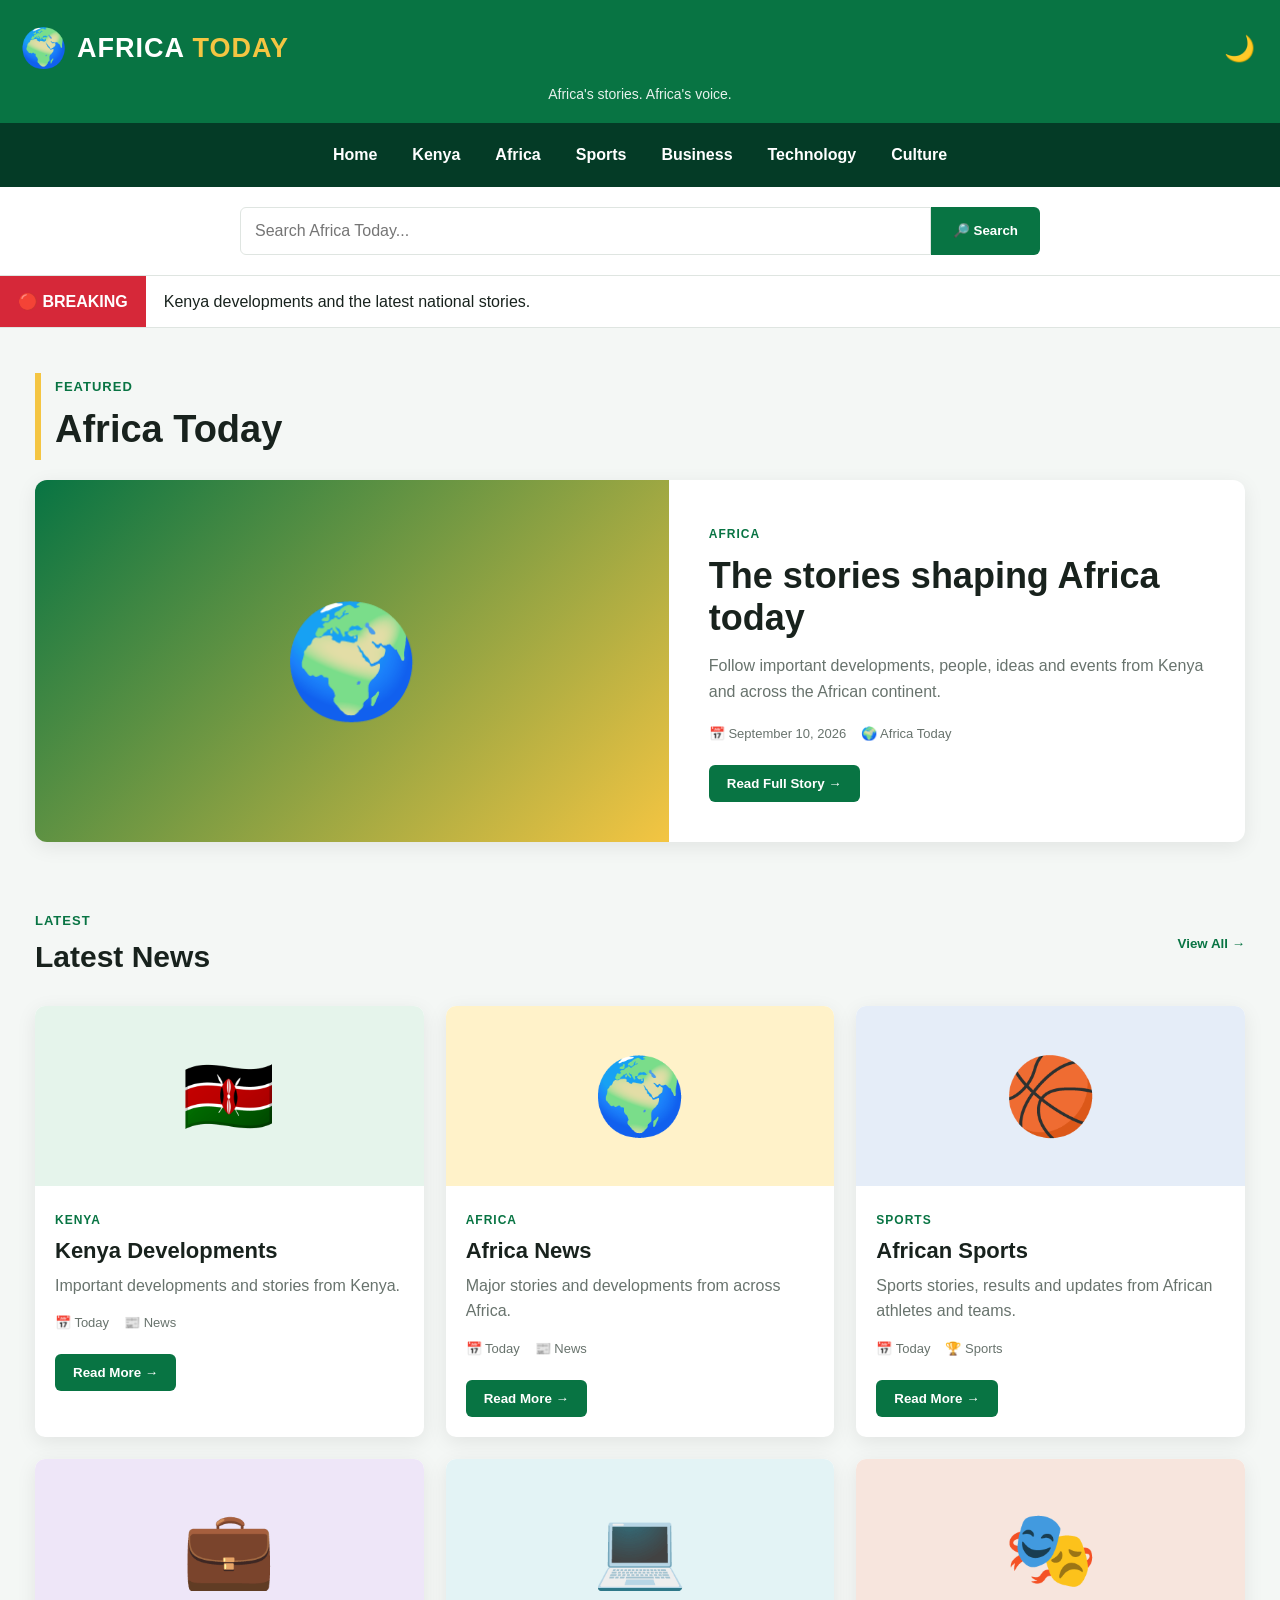
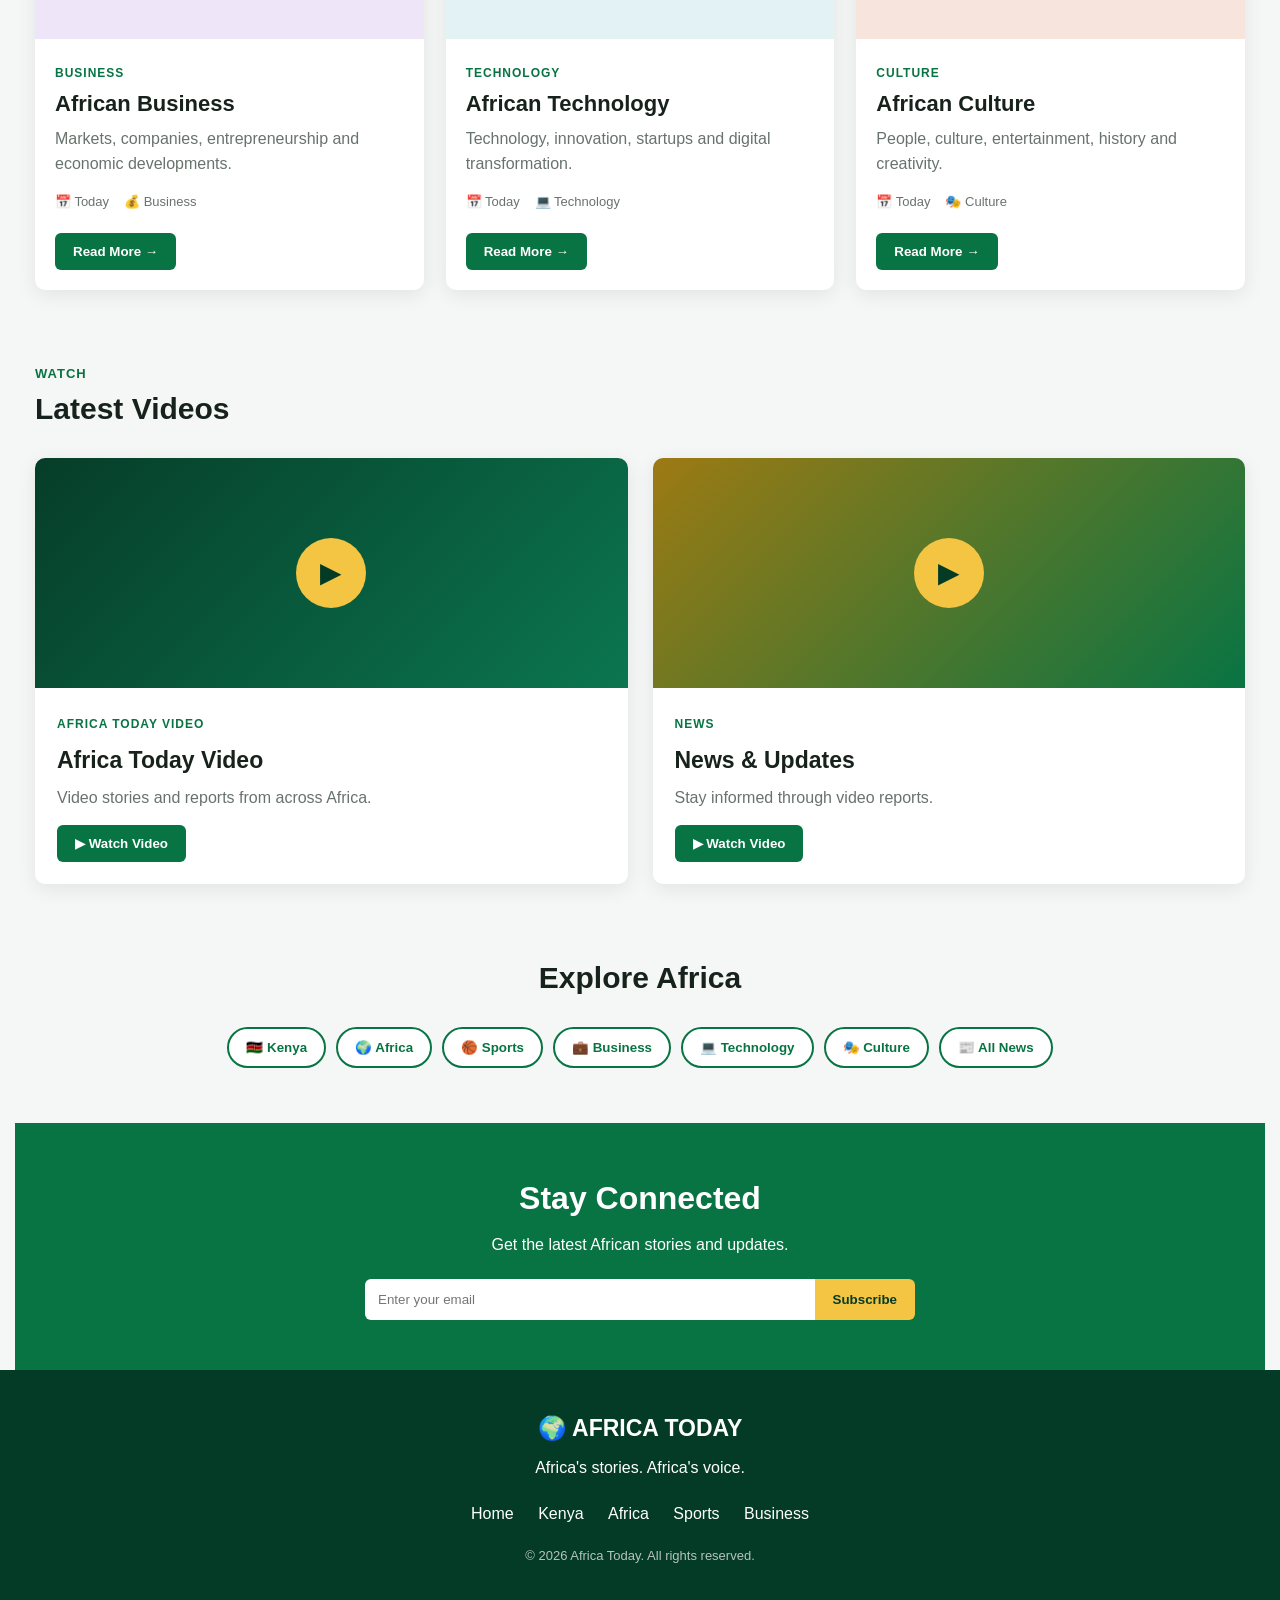
<file: index.html>
<!DOCTYPE html>
<html lang="en">
<head>
    <meta charset="UTF-8">
    <meta name="viewport" content="width=device-width, initial-scale=1.0">

    <title>Africa Today | News Across Africa</title>

    <meta name="description"
          content="Africa Today — breaking news, Kenya news, African news, sports, business and technology.">

    <link rel="stylesheet" href="style.css">
</head>

<body>

    <!-- TOP HEADER -->
    <header class="site-header">

        <div class="top-bar">

            <button class="menu-btn" onclick="toggleMenu()">
                ☰
            </button>

            <a class="logo" href="index.html">
                <span class="logo-globe">🌍</span>
                <span>
                    AFRICA
                    <strong>TODAY</strong>
                </span>
            </a>

            <button class="dark-btn" onclick="toggleDarkMode()">
                🌙
            </button>

        </div>

        <p class="tagline">
            Africa's stories. Africa's voice.
        </p>

    </header>


    <!-- NAVIGATION -->
    <nav class="navbar" id="mainNav">

        <a href="index.html">Home</a>
        <a href="#kenya">Kenya</a>
        <a href="#africa">Africa</a>
        <a href="#sports">Sports</a>
        <a href="#business">Business</a>
        <a href="#technology">Technology</a>
        <a href="#culture">Culture</a>

    </nav>


    <!-- SEARCH -->
    <section class="search-area">

        <div class="search-box">

            <input
                type="search"
                id="searchInput"
                placeholder="Search Africa Today..."
                onkeyup="searchNews()"
            >

            <button onclick="searchNews()">
                🔎 Search
            </button>

        </div>

    </section>


    <!-- BREAKING NEWS -->
    <section class="breaking-news">

        <div class="breaking-label">
            🔴 BREAKING
        </div>

        <div id="breakingText">
            Welcome to Africa Today — bringing you stories from across Africa.
        </div>

    </section>


    <main>


        <!-- HERO / FEATURED STORY -->
        <section class="featured-section">

            <div class="section-title">

                <span>FEATURED</span>

                <h1>
                    Africa Today
                </h1>

            </div>


            <article class="featured-card">

                <div class="featured-image">
                    🌍
                </div>

                <div class="featured-content">

                    <span class="category">
                        AFRICA
                    </span>

                    <h2>
                        The stories shaping Africa today
                    </h2>

                    <p>
                        Follow important developments, people,
                        ideas and events from Kenya and across
                        the African continent.
                    </p>

                    <div class="article-meta">
                        <span>📅 September 10, 2026</span>
                        <span>🌍 Africa Today</span>
                    </div>

                    <button onclick="openStory('featured')">
                        Read Full Story →
                    </button>

                </div>

            </article>

        </section>


        <!-- LATEST NEWS -->
        <section class="news-section">

            <div class="section-heading">

                <div>
                    <span>LATEST</span>
                    <h2>Latest News</h2>
                </div>

                <button onclick="showAllNews()">
                    View All →
                </button>

            </div>


            <div class="news-grid" id="newsGrid">


                <!-- NEWS 1 -->
                <article
                    class="news-card"
                    data-title="Kenya developments"
                    data-category="kenya"
                >

                    <div class="news-image kenya">
                        🇰🇪
                    </div>

                    <div class="news-content">

                        <span class="category">
                            KENYA
                        </span>

                        <h3>
                            Kenya Developments
                        </h3>

                        <p>
                            Important developments and stories
                            from Kenya.
                        </p>

                        <div class="article-meta">
                            <span>📅 Today</span>
                            <span>📰 News</span>
                        </div>

                        <button onclick="openStory('kenya')">
                            Read More →
                        </button>

                    </div>

                </article>


                <!-- NEWS 2 -->
                <article
                    class="news-card"
                    data-title="Africa news"
                    data-category="africa"
                >

                    <div class="news-image africa">
                        🌍
                    </div>

                    <div class="news-content">

                        <span class="category">
                            AFRICA
                        </span>

                        <h3>
                            Africa News
                        </h3>

                        <p>
                            Major stories and developments
                            from across Africa.
                        </p>

                        <div class="article-meta">
                            <span>📅 Today</span>
                            <span>📰 News</span>
                        </div>

                        <button onclick="openStory('africa')">
                            Read More →
                        </button>

                    </div>

                </article>


                <!-- NEWS 3 -->
                <article
                    class="news-card"
                    data-title="African sports"
                    data-category="sports"
                >

                    <div class="news-image sports">
                        🏀
                    </div>

                    <div class="news-content">

                        <span class="category">
                            SPORTS
                        </span>

                        <h3>
                            African Sports
                        </h3>

                        <p>
                            Sports stories, results and updates
                            from African athletes and teams.
                        </p>

                        <div class="article-meta">
                            <span>📅 Today</span>
                            <span>🏆 Sports</span>
                        </div>

                        <button onclick="openStory('sports')">
                            Read More →
                        </button>

                    </div>

                </article>


                <!-- NEWS 4 -->
                <article
                    class="news-card"
                    data-title="African business"
                    data-category="business"
                >

                    <div class="news-image business">
                        💼
                    </div>

                    <div class="news-content">

                        <span class="category">
                            BUSINESS
                        </span>

                        <h3>
                            African Business
                        </h3>

                        <p>
                            Markets, companies, entrepreneurship
                            and economic developments.
                        </p>

                        <div class="article-meta">
                            <span>📅 Today</span>
                            <span>💰 Business</span>
                        </div>

                        <button onclick="openStory('business')">
                            Read More →
                        </button>

                    </div>

                </article>


                <!-- NEWS 5 -->
                <article
                    class="news-card"
                    data-title="African technology"
                    data-category="technology"
                >

                    <div class="news-image technology">
                        💻
                    </div>

                    <div class="news-content">

                        <span class="category">
                            TECHNOLOGY
                        </span>

                        <h3>
                            African Technology
                        </h3>

                        <p>
                            Technology, innovation, startups
                            and digital transformation.
                        </p>

                        <div class="article-meta">
                            <span>📅 Today</span>
                            <span>💻 Technology</span>
                        </div>

                        <button onclick="openStory('technology')">
                            Read More →
                        </button>

                    </div>

                </article>


                <!-- NEWS 6 -->
                <article
                    class="news-card"
                    data-title="African culture"
                    data-category="culture"
                >

                    <div class="news-image culture">
                        🎭
                    </div>

                    <div class="news-content">

                        <span class="category">
                            CULTURE
                        </span>

                        <h3>
                            African Culture
                        </h3>

                        <p>
                            People, culture, entertainment,
                            history and creativity.
                        </p>

                        <div class="article-meta">
                            <span>📅 Today</span>
                            <span>🎭 Culture</span>
                        </div>

                        <button onclick="openStory('culture')">
                            Read More →
                        </button>

                    </div>

                </article>

            </div>

            <p id="noResults" class="no-results">
                No stories found.
            </p>

        </section>


        <!-- VIDEO SECTION -->
        <section class="video-section">

            <div class="section-heading">

                <div>
                    <span>WATCH</span>
                    <h2>Latest Videos</h2>
                </div>

            </div>


            <div class="video-grid">

                <article class="video-card">

                    <div class="video-placeholder">

                        <span>▶</span>

                    </div>

                    <div class="video-content">

                        <span class="category">
                            AFRICA TODAY VIDEO
                        </span>

                        <h3>
                            Africa Today Video
                        </h3>

                        <p>
                            Video stories and reports from across Africa.
                        </p>

                        <button onclick="playVideo()">
                            ▶ Watch Video
                        </button>

                    </div>

                </article>


                <article class="video-card">

                    <div class="video-placeholder second-video">

                        <span>▶</span>

                    </div>

                    <div class="video-content">

                        <span class="category">
                            NEWS
                        </span>

                        <h3>
                            News & Updates
                        </h3>

                        <p>
                            Stay informed through video reports.
                        </p>

                        <button onclick="playVideo()">
                            ▶ Watch Video
                        </button>

                    </div>

                </article>

            </div>

        </section>


        <!-- CATEGORY SECTION -->
        <section class="categories">

            <h2>
                Explore Africa
            </h2>

            <div class="category-buttons">

                <button onclick="filterCategory('kenya')">
                    🇰🇪 Kenya
                </button>

                <button onclick="filterCategory('africa')">
                    🌍 Africa
                </button>

                <button onclick="filterCategory('sports')">
                    🏀 Sports
                </button>

                <button onclick="filterCategory('business')">
                    💼 Business
                </button>

                <button onclick="filterCategory('technology')">
                    💻 Technology
                </button>

                <button onclick="filterCategory('culture')">
                    🎭 Culture
                </button>

                <button onclick="showAllNews()">
                    📰 All News
                </button>

            </div>

        </section>


        <!-- NEWSLETTER -->
        <section class="newsletter">

            <h2>
                Stay Connected
            </h2>

            <p>
                Get the latest African stories and updates.
            </p>

            <div class="subscribe-box">

                <input
                    type="email"
                    id="emailInput"
                    placeholder="Enter your email"
                >

                <button onclick="subscribe()">
                    Subscribe
                </button>

            </div>

        </section>


    </main>


    <!-- FOOTER -->
    <footer>

        <div class="footer-logo">
            🌍 AFRICA TODAY
        </div>

        <p>
            Africa's stories. Africa's voice.
        </p>

        <div class="footer-links">

            <a href="index.html">Home</a>
            <a href="#kenya">Kenya</a>
            <a href="#africa">Africa</a>
            <a href="#sports">Sports</a>
            <a href="#business">Business</a>

        </div>

        <p class="copyright">
            © 2026 Africa Today. All rights reserved.
        </p>

    </footer>


    <!-- JAVASCRIPT -->
    <script src="script.js"></script>

</body>
                </html>
</file>
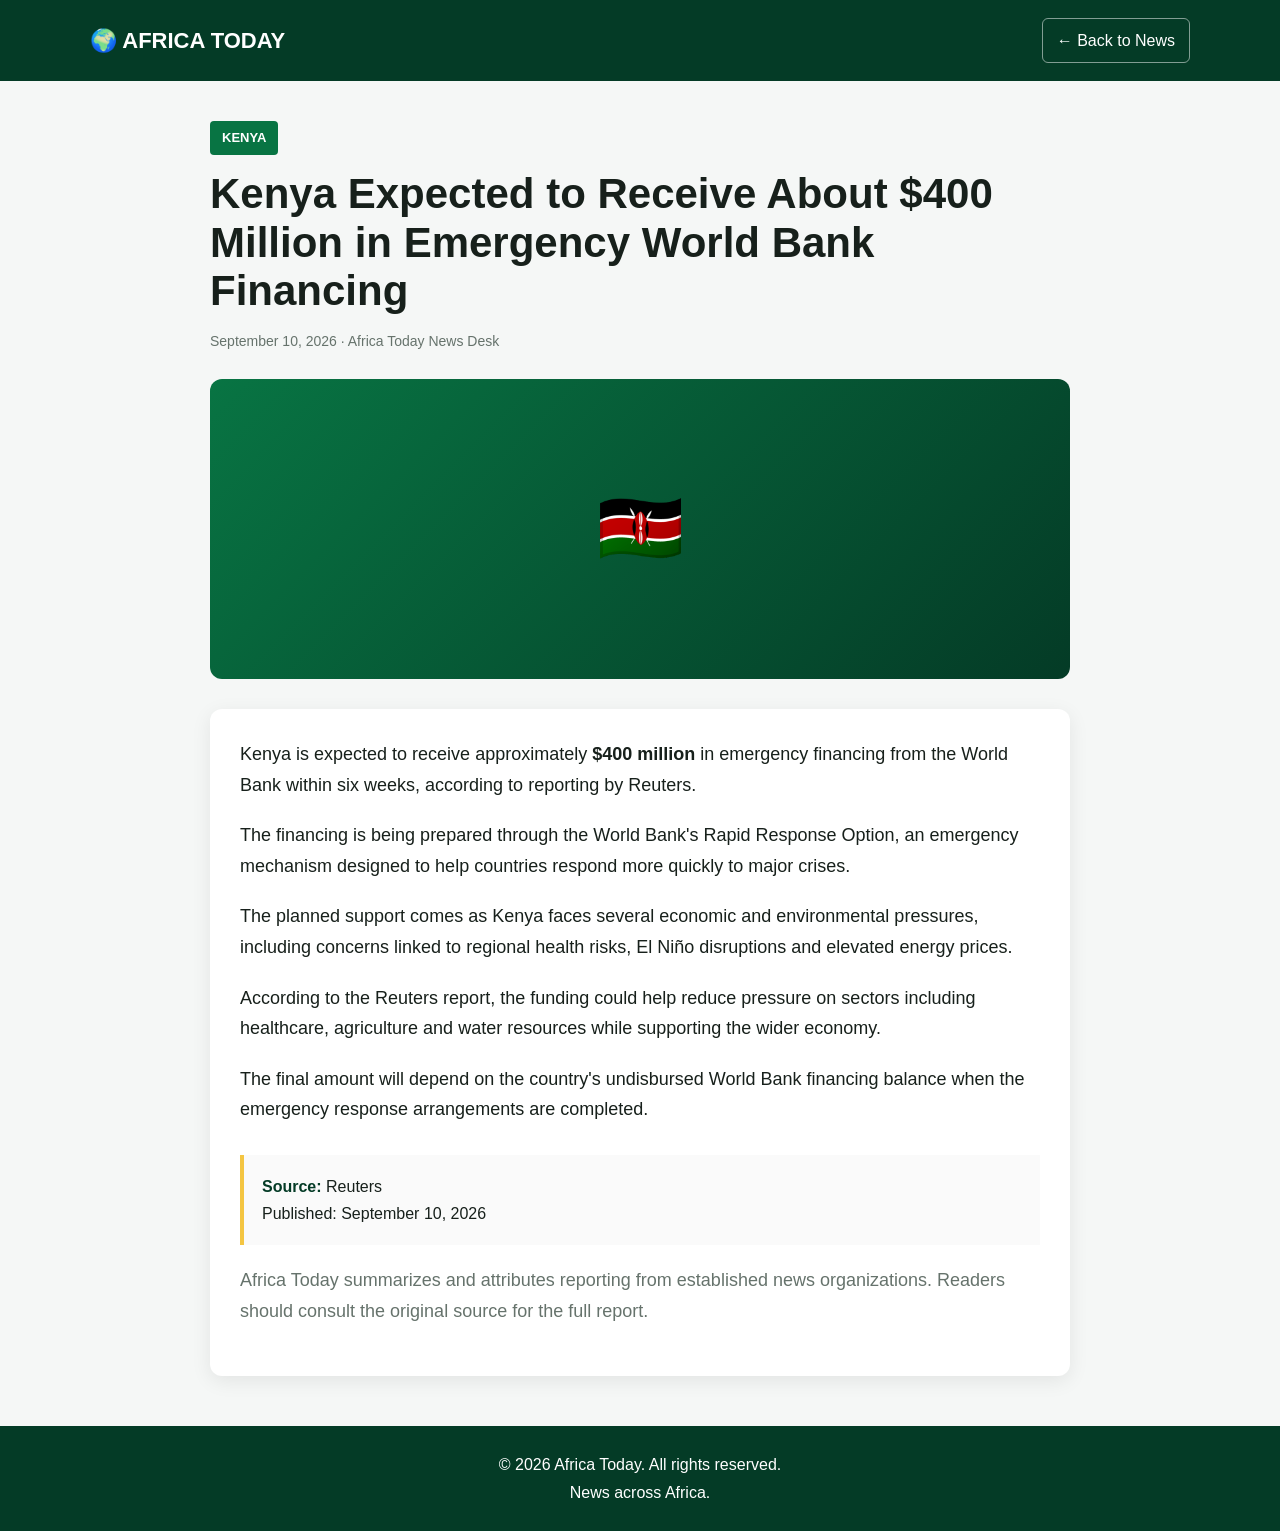
<file: articles/kenya-developments.html>
<!DOCTYPE html>
<html lang="en">
<head>
    <meta charset="UTF-8">
    <meta name="viewport" content="width=device-width, initial-scale=1.0">

    <title>Kenya Expected to Receive $400 Million Emergency Financing | Africa Today</title>

    <style>
        * {
            box-sizing: border-box;
            margin: 0;
            padding: 0;
        }

        body {
            font-family: Arial, sans-serif;
            background: #f5f7f6;
            color: #17201b;
            line-height: 1.7;
        }

        header {
            background: #043b26;
            color: white;
            padding: 18px 20px;
            position: sticky;
            top: 0;
            z-index: 10;
        }

        .header-inner {
            max-width: 1100px;
            margin: auto;
            display: flex;
            align-items: center;
            justify-content: space-between;
        }

        .logo {
            font-size: 22px;
            font-weight: bold;
        }

        .back-btn {
            color: white;
            text-decoration: none;
            border: 1px solid rgba(255,255,255,0.5);
            padding: 8px 14px;
            border-radius: 6px;
        }

        .back-btn:hover {
            background: white;
            color: #043b26;
        }

        main {
            max-width: 900px;
            margin: 40px auto;
            padding: 0 20px;
        }

        .category {
            display: inline-block;
            background: #087443;
            color: white;
            padding: 6px 12px;
            border-radius: 4px;
            font-size: 13px;
            font-weight: bold;
            margin-bottom: 15px;
        }

        h1 {
            font-size: 42px;
            line-height: 1.15;
            margin-bottom: 15px;
        }

        .meta {
            color: #66736c;
            margin-bottom: 25px;
            font-size: 14px;
        }

        .hero {
            width: 100%;
            min-height: 300px;
            background: linear-gradient(
                135deg,
                #087443,
                #043b26
            );
            border-radius: 12px;
            display: flex;
            align-items: center;
            justify-content: center;
            color: white;
            font-size: 70px;
            margin-bottom: 30px;
        }

        .article {
            background: white;
            padding: 30px;
            border-radius: 12px;
            box-shadow: 0 5px 20px rgba(0,0,0,0.08);
        }

        .article p {
            margin-bottom: 20px;
            font-size: 18px;
        }

        .source {
            margin-top: 30px;
            padding: 18px;
            border-left: 4px solid #f4c542;
            background: #fafafa;
        }

        .source strong {
            color: #043b26;
        }

        .disclaimer {
            margin-top: 20px;
            font-size: 13px;
            color: #66736c;
        }

        footer {
            background: #043b26;
            color: white;
            text-align: center;
            padding: 25px 15px;
            margin-top: 50px;
        }

        @media (max-width: 600px) {
            h1 {
                font-size: 30px;
            }

            .article {
                padding: 20px;
            }

            .article p {
                font-size: 17px;
            }

            .hero {
                min-height: 220px;
                font-size: 55px;
            }
        }
    </style>
</head>

<body>

<header>
    <div class="header-inner">
        <div class="logo">🌍 AFRICA TODAY</div>

        <a class="back-btn" href="../index.html">
            ← Back to News
        </a>
    </div>
</header>

<main>

    <span class="category">KENYA</span>

    <h1>
        Kenya Expected to Receive About $400 Million in Emergency World Bank Financing
    </h1>

    <div class="meta">
        September 10, 2026 · Africa Today News Desk
    </div>

    <div class="hero">
        🇰🇪
    </div>

    <article class="article">

        <p>
            Kenya is expected to receive approximately
            <strong>$400 million</strong> in emergency financing
            from the World Bank within six weeks, according to
            reporting by Reuters.
        </p>

        <p>
            The financing is being prepared through the World
            Bank's Rapid Response Option, an emergency mechanism
            designed to help countries respond more quickly to
            major crises.
        </p>

        <p>
            The planned support comes as Kenya faces several
            economic and environmental pressures, including
            concerns linked to regional health risks, El Niño
            disruptions and elevated energy prices.
        </p>

        <p>
            According to the Reuters report, the funding could
            help reduce pressure on sectors including healthcare,
            agriculture and water resources while supporting the
            wider economy.
        </p>

        <p>
            The final amount will depend on the country's
            undisbursed World Bank financing balance when the
            emergency response arrangements are completed.
        </p>

        <div class="source">
            <strong>Source:</strong> Reuters
            <br>
            Published: September 10, 2026
        </div>

        <p class="disclaimer">
            Africa Today summarizes and attributes reporting from
            established news organizations. Readers should consult
            the original source for the full report.
        </p>

    </article>

</main>

<footer>
    <p>© 2026 Africa Today. All rights reserved.</p>
    <p>News across Africa.</p>
</footer>

</body>
  </html>
</file>
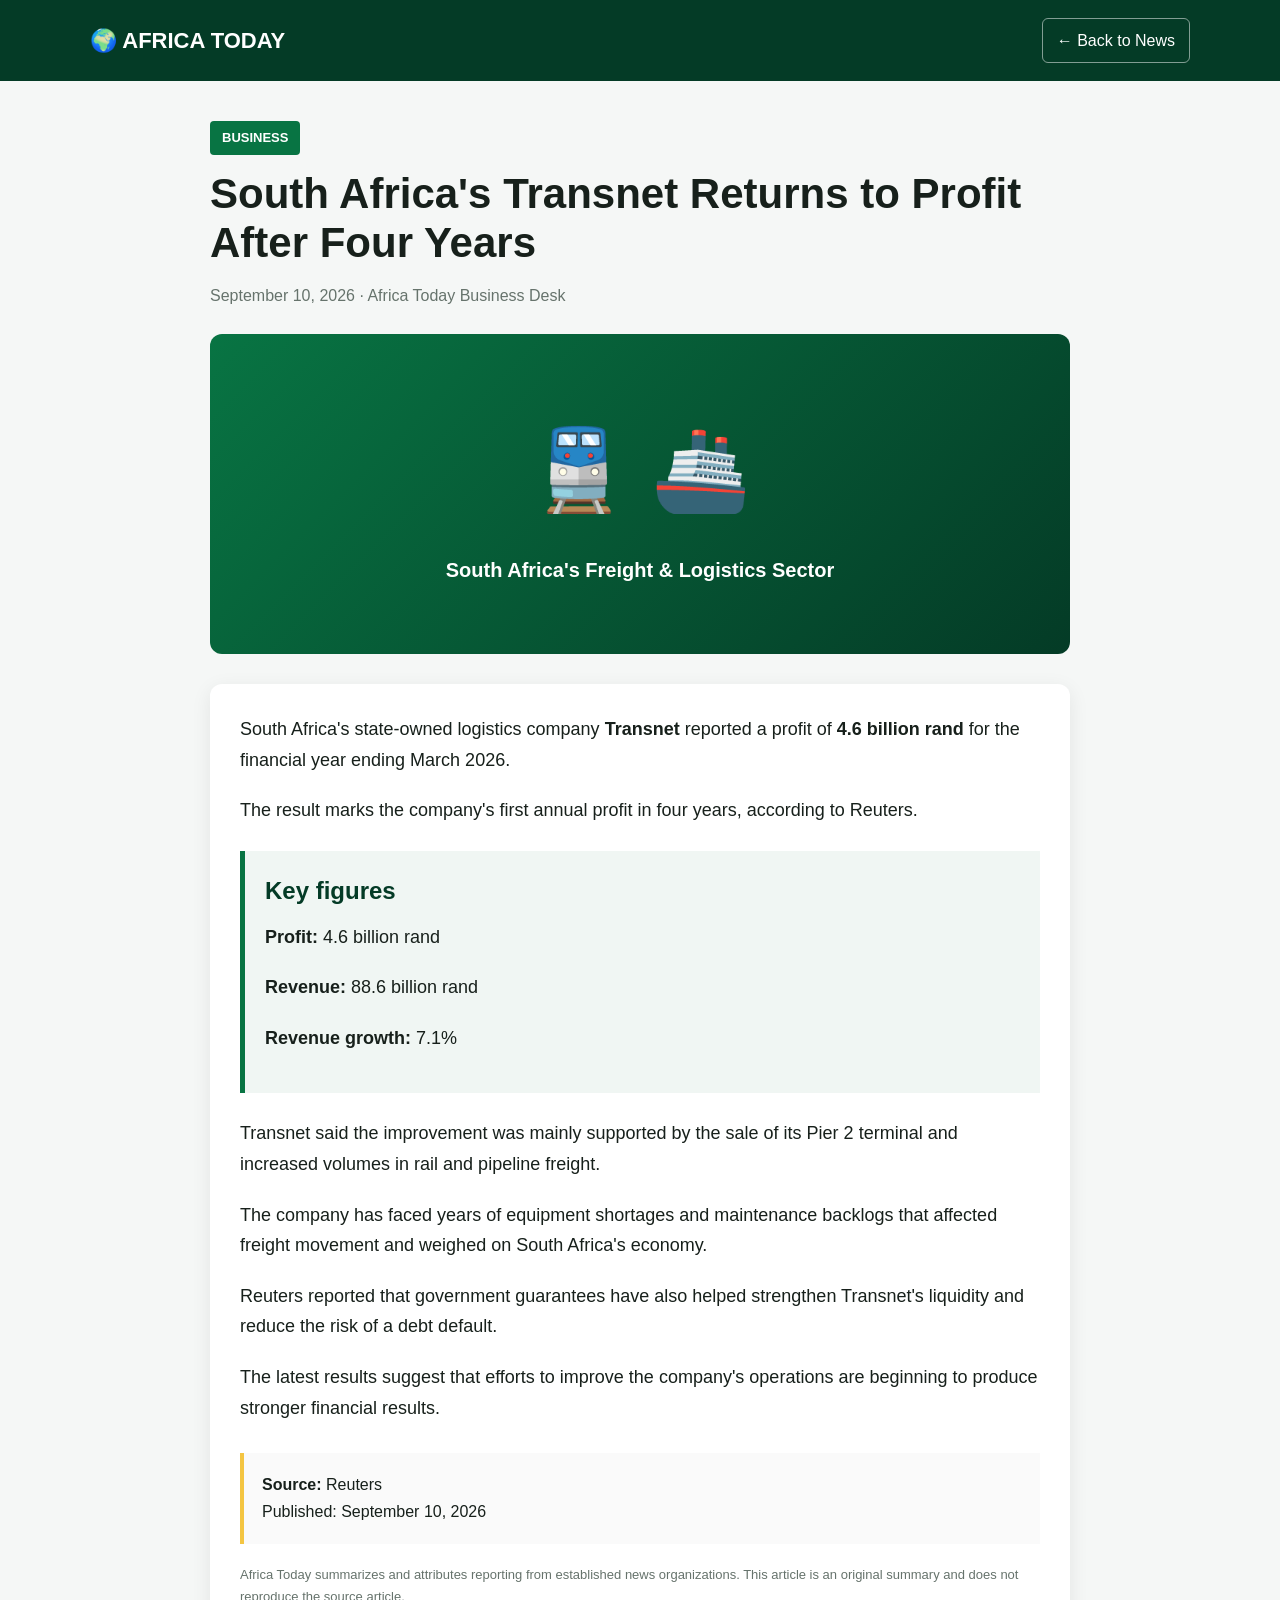
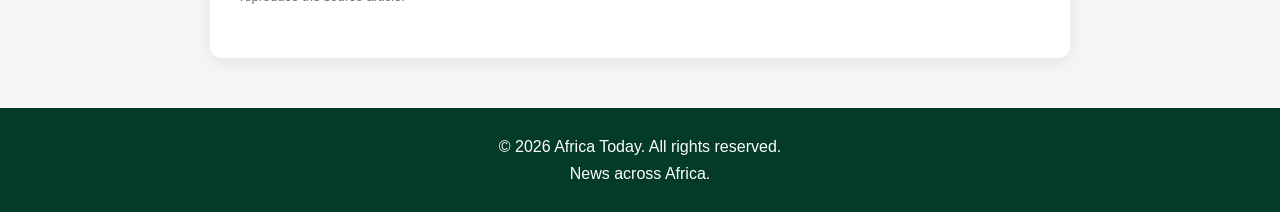
<file: articles/articles/transnet-profit.html>
<!DOCTYPE html>
<html lang="en">
<head>
    <meta charset="UTF-8">
    <meta name="viewport" content="width=device-width, initial-scale=1.0">

    <title>Transnet Returns to Profit | Africa Today</title>

    <style>
        * {
            box-sizing: border-box;
            margin: 0;
            padding: 0;
        }

        body {
            font-family: Arial, sans-serif;
            background: #f5f7f6;
            color: #17201b;
            line-height: 1.7;
        }

        header {
            background: #043b26;
            color: white;
            padding: 18px 20px;
        }

        .header-inner {
            max-width: 1100px;
            margin: auto;
            display: flex;
            align-items: center;
            justify-content: space-between;
        }

        .logo {
            font-size: 22px;
            font-weight: bold;
        }

        .back-btn {
            color: white;
            text-decoration: none;
            border: 1px solid rgba(255,255,255,0.5);
            padding: 8px 14px;
            border-radius: 6px;
        }

        main {
            max-width: 900px;
            margin: 40px auto;
            padding: 0 20px;
        }

        .category {
            display: inline-block;
            background: #087443;
            color: white;
            padding: 6px 12px;
            border-radius: 4px;
            font-size: 13px;
            font-weight: bold;
            margin-bottom: 15px;
        }

        h1 {
            font-size: 42px;
            line-height: 1.15;
            margin-bottom: 15px;
        }

        .meta {
            color: #66736c;
            margin-bottom: 25px;
        }

        .visual {
            min-height: 320px;
            border-radius: 12px;
            background:
                linear-gradient(135deg, #087443, #043b26);
            color: white;
            display: flex;
            align-items: center;
            justify-content: center;
            text-align: center;
            padding: 30px;
            margin-bottom: 30px;
        }

        .visual-content {
            font-size: 80px;
        }

        .visual-content p {
            font-size: 20px;
            margin-top: 15px;
            font-weight: bold;
        }

        .article {
            background: white;
            padding: 30px;
            border-radius: 12px;
            box-shadow: 0 5px 20px rgba(0,0,0,0.08);
        }

        .article p {
            margin-bottom: 20px;
            font-size: 18px;
        }

        .facts {
            background: #f0f6f3;
            border-left: 5px solid #087443;
            padding: 20px;
            margin: 25px 0;
        }

        .facts h2 {
            margin-bottom: 10px;
            color: #043b26;
        }

        .source {
            margin-top: 30px;
            padding: 18px;
            border-left: 4px solid #f4c542;
            background: #fafafa;
        }

        .disclaimer {
            margin-top: 20px;
            font-size: 13px !important;
            color: #66736c;
        }

        footer {
            background: #043b26;
            color: white;
            text-align: center;
            padding: 25px 15px;
            margin-top: 50px;
        }

        @media (max-width: 600px) {
            h1 {
                font-size: 30px;
            }

            .article {
                padding: 20px;
            }

            .article p {
                font-size: 17px;
            }

            .visual {
                min-height: 240px;
            }

            .visual-content {
                font-size: 60px;
            }
        }
    </style>
</head>

<body>

<header>
    <div class="header-inner">

        <div class="logo">
            🌍 AFRICA TODAY
        </div>

        <a class="back-btn" href="../index.html">
            ← Back to News
        </a>

    </div>
</header>

<main>

    <span class="category">BUSINESS</span>

    <h1>
        South Africa's Transnet Returns to Profit After Four Years
    </h1>

    <div class="meta">
        September 10, 2026 · Africa Today Business Desk
    </div>

    <div class="visual">
        <div class="visual-content">
            🚆 🚢
            <p>
                South Africa's Freight & Logistics Sector
            </p>
        </div>
    </div>

    <article class="article">

        <p>
            South Africa's state-owned logistics company
            <strong>Transnet</strong> reported a profit of
            <strong>4.6 billion rand</strong> for the financial
            year ending March 2026.
        </p>

        <p>
            The result marks the company's first annual profit
            in four years, according to Reuters.
        </p>

        <div class="facts">

            <h2>Key figures</h2>

            <p>
                <strong>Profit:</strong> 4.6 billion rand
            </p>

            <p>
                <strong>Revenue:</strong> 88.6 billion rand
            </p>

            <p>
                <strong>Revenue growth:</strong> 7.1%
            </p>

        </div>

        <p>
            Transnet said the improvement was mainly supported
            by the sale of its Pier 2 terminal and increased
            volumes in rail and pipeline freight.
        </p>

        <p>
            The company has faced years of equipment shortages
            and maintenance backlogs that affected freight
            movement and weighed on South Africa's economy.
        </p>

        <p>
            Reuters reported that government guarantees have
            also helped strengthen Transnet's liquidity and
            reduce the risk of a debt default.
        </p>

        <p>
            The latest results suggest that efforts to improve
            the company's operations are beginning to produce
            stronger financial results.
        </p>

        <div class="source">

            <strong>Source:</strong> Reuters

            <br>

            Published: September 10, 2026

        </div>

        <p class="disclaimer">
            Africa Today summarizes and attributes reporting
            from established news organizations. This article
            is an original summary and does not reproduce the
            source article.
        </p>

    </article>

</main>

<footer>

    <p>© 2026 Africa Today. All rights reserved.</p>

    <p>News across Africa.</p>

</footer>

</body>
              </html>
</file>
<file: style.css>
/* =========================================
   AFRICA TODAY — PROFESSIONAL NEWS DESIGN
   ========================================= */

* {
    margin: 0;
    padding: 0;
    box-sizing: border-box;
}

:root {
    --green: #087443;
    --dark-green: #043b26;
    --gold: #f4c542;
    --red: #d62839;
    --white: #ffffff;
    --light: #f4f7f5;
    --text: #18221d;
    --muted: #68736d;
    --border: #dfe5e1;
    --shadow: 0 5px 20px rgba(0, 0, 0, 0.08);
}

html {
    scroll-behavior: smooth;
}

body {
    font-family: Arial, Helvetica, sans-serif;
    background: var(--light);
    color: var(--text);
    line-height: 1.6;
    transition: 0.3s;
}


/* =========================================
   HEADER
   ========================================= */

.site-header {
    background: var(--green);
    color: var(--white);
    padding: 18px 20px;
}

.top-bar {
    max-width: 1250px;
    margin: auto;
    display: flex;
    align-items: center;
    justify-content: space-between;
}

.logo {
    display: flex;
    align-items: center;
    gap: 9px;
    color: white;
    text-decoration: none;
    font-size: 27px;
    font-weight: 900;
    letter-spacing: 1px;
}

.logo-globe {
    font-size: 38px;
}

.logo strong {
    color: var(--gold);
}

.tagline {
    text-align: center;
    margin-top: 4px;
    font-size: 14px;
    opacity: 0.9;
}

.menu-btn,
.dark-btn {
    border: none;
    background: transparent;
    color: white;
    font-size: 25px;
    cursor: pointer;
    padding: 5px;
}


/* =========================================
   NAVIGATION
   ========================================= */

.navbar {
    background: var(--dark-green);
    display: flex;
    justify-content: center;
    gap: 5px;
    padding: 9px 10px;
    position: sticky;
    top: 0;
    z-index: 1000;
}

.navbar a {
    color: white;
    text-decoration: none;
    font-weight: bold;
    padding: 10px 15px;
    border-radius: 5px;
    transition: 0.25s;
}

.navbar a:hover {
    background: var(--gold);
    color: var(--dark-green);
}


/* =========================================
   SEARCH
   ========================================= */

.search-area {
    background: white;
    padding: 20px;
    border-bottom: 1px solid var(--border);
}

.search-box {
    max-width: 800px;
    margin: auto;
    display: flex;
}

.search-box input {
    flex: 1;
    padding: 14px;
    border: 1px solid var(--border);
    border-radius: 6px 0 0 6px;
    outline: none;
    font-size: 16px;
}

.search-box button {
    border: none;
    background: var(--green);
    color: white;
    padding: 0 22px;
    border-radius: 0 6px 6px 0;
    font-weight: bold;
    cursor: pointer;
}


/* =========================================
   BREAKING NEWS
   ========================================= */

.breaking-news {
    display: flex;
    align-items: center;
    background: white;
    border-bottom: 1px solid var(--border);
    min-height: 52px;
}

.breaking-label {
    background: var(--red);
    color: white;
    padding: 13px 18px;
    font-weight: 900;
    white-space: nowrap;
}

#breakingText {
    padding: 10px 18px;
}


/* =========================================
   MAIN
   ========================================= */

main {
    max-width: 1250px;
    margin: auto;
}


/* =========================================
   FEATURED STORY
   ========================================= */

.featured-section {
    padding: 45px 20px 30px;
}

.section-title {
    margin-bottom: 20px;
    border-left: 6px solid var(--gold);
    padding-left: 14px;
}

.section-title span,
.section-heading span {
    color: var(--green);
    font-weight: 900;
    font-size: 13px;
    letter-spacing: 1px;
}

.section-title h1 {
    font-size: 38px;
}

.featured-card {
    display: grid;
    grid-template-columns: 1.1fr 1fr;
    background: white;
    border-radius: 12px;
    overflow: hidden;
    box-shadow: var(--shadow);
}

.featured-image {
    min-height: 350px;
    background: linear-gradient(135deg, var(--green), var(--gold));
    display: flex;
    align-items: center;
    justify-content: center;
    font-size: 110px;
}

.featured-content {
    padding: 40px;
}

.category {
    color: var(--green);
    font-weight: 900;
    font-size: 12px;
    letter-spacing: 1px;
}

.featured-content h2 {
    font-size: 36px;
    line-height: 1.15;
    margin: 10px 0 15px;
}

.featured-content p {
    color: var(--muted);
    margin-bottom: 20px;
}

.article-meta {
    display: flex;
    flex-wrap: wrap;
    gap: 15px;
    color: var(--muted);
    font-size: 13px;
    margin-bottom: 20px;
}

.featured-content button,
.news-content button,
.video-content button,
.newsletter button {
    border: none;
    background: var(--green);
    color: white;
    padding: 11px 18px;
    border-radius: 6px;
    font-weight: bold;
    cursor: pointer;
    transition: 0.25s;
}

button:hover {
    transform: translateY(-2px);
    opacity: 0.9;
}


/* =========================================
   SECTION HEADINGS
   ========================================= */

.news-section,
.video-section,
.categories {
    padding: 35px 20px;
}

.section-heading {
    display: flex;
    align-items: center;
    justify-content: space-between;
    margin-bottom: 25px;
}

.section-heading h2 {
    font-size: 30px;
}

.section-heading button {
    border: none;
    background: transparent;
    color: var(--green);
    font-weight: bold;
    cursor: pointer;
}


/* =========================================
   NEWS GRID
   ========================================= */

.news-grid {
    display: grid;
    grid-template-columns: repeat(3, 1fr);
    gap: 22px;
}

.news-card {
    background: white;
    border-radius: 10px;
    overflow: hidden;
    box-shadow: var(--shadow);
    transition: 0.25s;
}

.news-card:hover {
    transform: translateY(-5px);
}

.news-image {
    height: 180px;
    display: flex;
    align-items: center;
    justify-content: center;
    font-size: 75px;
}

.kenya {
    background: #e5f4eb;
}

.africa {
    background: #fff2c9;
}

.sports {
    background: #e5edf8;
}

.business {
    background: #eee6f8;
}

.technology {
    background: #e3f3f5;
}

.culture {
    background: #f7e5dd;
}

.news-content {
    padding: 20px;
}

.news-content h3 {
    font-size: 22px;
    line-height: 1.25;
    margin: 6px 0 8px;
}

.news-content p {
    color: var(--muted);
    margin-bottom: 15px;
}

.no-results {
    display: none;
    text-align: center;
    padding: 30px;
    color: var(--muted);
}


/* =========================================
   VIDEO SECTION
   ========================================= */

.video-grid {
    display: grid;
    grid-template-columns: repeat(2, 1fr);
    gap: 25px;
}

.video-card {
    background: white;
    border-radius: 10px;
    overflow: hidden;
    box-shadow: var(--shadow);
}

.video-placeholder {
    height: 230px;
    background: linear-gradient(135deg, #063d29, #0b7650);
    display: flex;
    align-items: center;
    justify-content: center;
}

.video-placeholder span {
    width: 70px;
    height: 70px;
    border-radius: 50%;
    background: var(--gold);
    color: var(--dark-green);
    display: flex;
    align-items: center;
    justify-content: center;
    font-size: 28px;
}

.second-video {
    background: linear-gradient(135deg, #9d7a13, #087443);
}

.video-content {
    padding: 22px;
}

.video-content h3 {
    font-size: 23px;
    margin: 6px 0;
}

.video-content p {
    color: var(--muted);
    margin-bottom: 15px;
}


/* =========================================
   CATEGORIES
   ========================================= */

.categories {
    text-align: center;
}

.categories h2 {
    font-size: 30px;
    margin-bottom: 25px;
}

.category-buttons {
    display: flex;
    justify-content: center;
    flex-wrap: wrap;
    gap: 10px;
}

.category-buttons button {
    border: 2px solid var(--green);
    background: white;
    color: var(--green);
    padding: 11px 17px;
    border-radius: 30px;
    font-weight: bold;
    cursor: pointer;
}

.category-buttons button:hover {
    background: var(--green);
    color: white;
}


/* =========================================
   NEWSLETTER
   ========================================= */

.newsletter {
    margin-top: 20px;
    background: var(--green);
    color: white;
    text-align: center;
    padding: 50px 20px;
}

.newsletter h2 {
    font-size: 32px;
}

.newsletter p {
    margin: 7px 0 22px;
}

.subscribe-box {
    max-width: 550px;
    margin: auto;
    display: flex;
}

.subscribe-box input {
    flex: 1;
    padding: 13px;
    border: none;
    outline: none;
    border-radius: 6px 0 0 6px;
}

.newsletter button {
    background: var(--gold);
    color: var(--dark-green);
    border-radius: 0 6px 6px 0;
}


/* =========================================
   FOOTER
   ========================================= */

footer {
    background: var(--dark-green);
    color: white;
    text-align: center;
    padding: 40px 20px;
}

.footer-logo {
    font-size: 23px;
    font-weight: 900;
    margin-bottom: 8px;
}

.footer-links {
    margin: 20px 0;
}

.footer-links a {
    color: white;
    text-decoration: none;
    margin: 0 10px;
}

.footer-links a:hover {
    color: var(--gold);
}

.copyright {
    font-size: 13px;
    opacity: 0.7;
}


/* =========================================
   DARK MODE
   ========================================= */

body.dark-mode {
    background: #111814;
    color: #eeeeee;
}

body.dark-mode .search-area,
body.dark-mode .breaking-news,
body.dark-mode .featured-card,
body.dark-mode .news-card,
body.dark-mode .video-card {
    background: #1b2520;
}

body.dark-mode .search-box input,
body.dark-mode .subscribe-box input {
    background: #26312b;
    color: white;
}

body.dark-mode .news-content p,
body.dark-mode .featured-content p,
body.dark-mode .video-content p,
body.dark-mode .article-meta {
    color: #b5c0ba;
}

body.dark-mode .category-buttons button {
    background: #1b2520;
    color: var(--gold);
}


/* =========================================
   MOBILE MENU
   ========================================= */

.menu-btn {
    display: none;
}


/* =========================================
   TABLET
   ========================================= */

@media (max-width: 900px) {

    .news-grid {
        grid-template-columns: repeat(2, 1fr);
    }

    .featured-card {
        grid-template-columns: 1fr;
    }

    .featured-image {
        min-height: 280px;
    }
}


/* =========================================
   PHONE
   ========================================= */

@media (max-width: 600px) {

    .site-header {
        padding: 14px 15px;
    }

    .logo {
        font-size: 21px;
    }

    .logo-globe {
        font-size: 30px;
    }

    .menu-btn {
        display: block;
    }

    .navbar {
        display: none;
        flex-direction: column;
        align-items: stretch;
    }

    .navbar.show {
        display: flex;
    }

    .navbar a {
        text-align: center;
    }

    .breaking-news {
        display: block;
    }

    .breaking-label {
        text-align: center;
    }

    .search-box {
        width: 100%;
    }

    .search-box input {
        min-width: 0;
    }

    .section-title h1 {
        font-size: 30px;
    }

    .featured-content {
        padding: 25px;
    }

    .featured-content h2 {
        font-size: 28px;
    }

    .news-grid {
        grid-template-columns: 1fr;
    }

    .video-grid {
        grid-template-columns: 1fr;
    }

    .section-heading h2 {
        font-size: 25px;
    }

    .subscribe-box {
        display: flex;
    }

    .footer-links a {
        display: inline-block;
        margin: 5px;
    }
}
</file>
